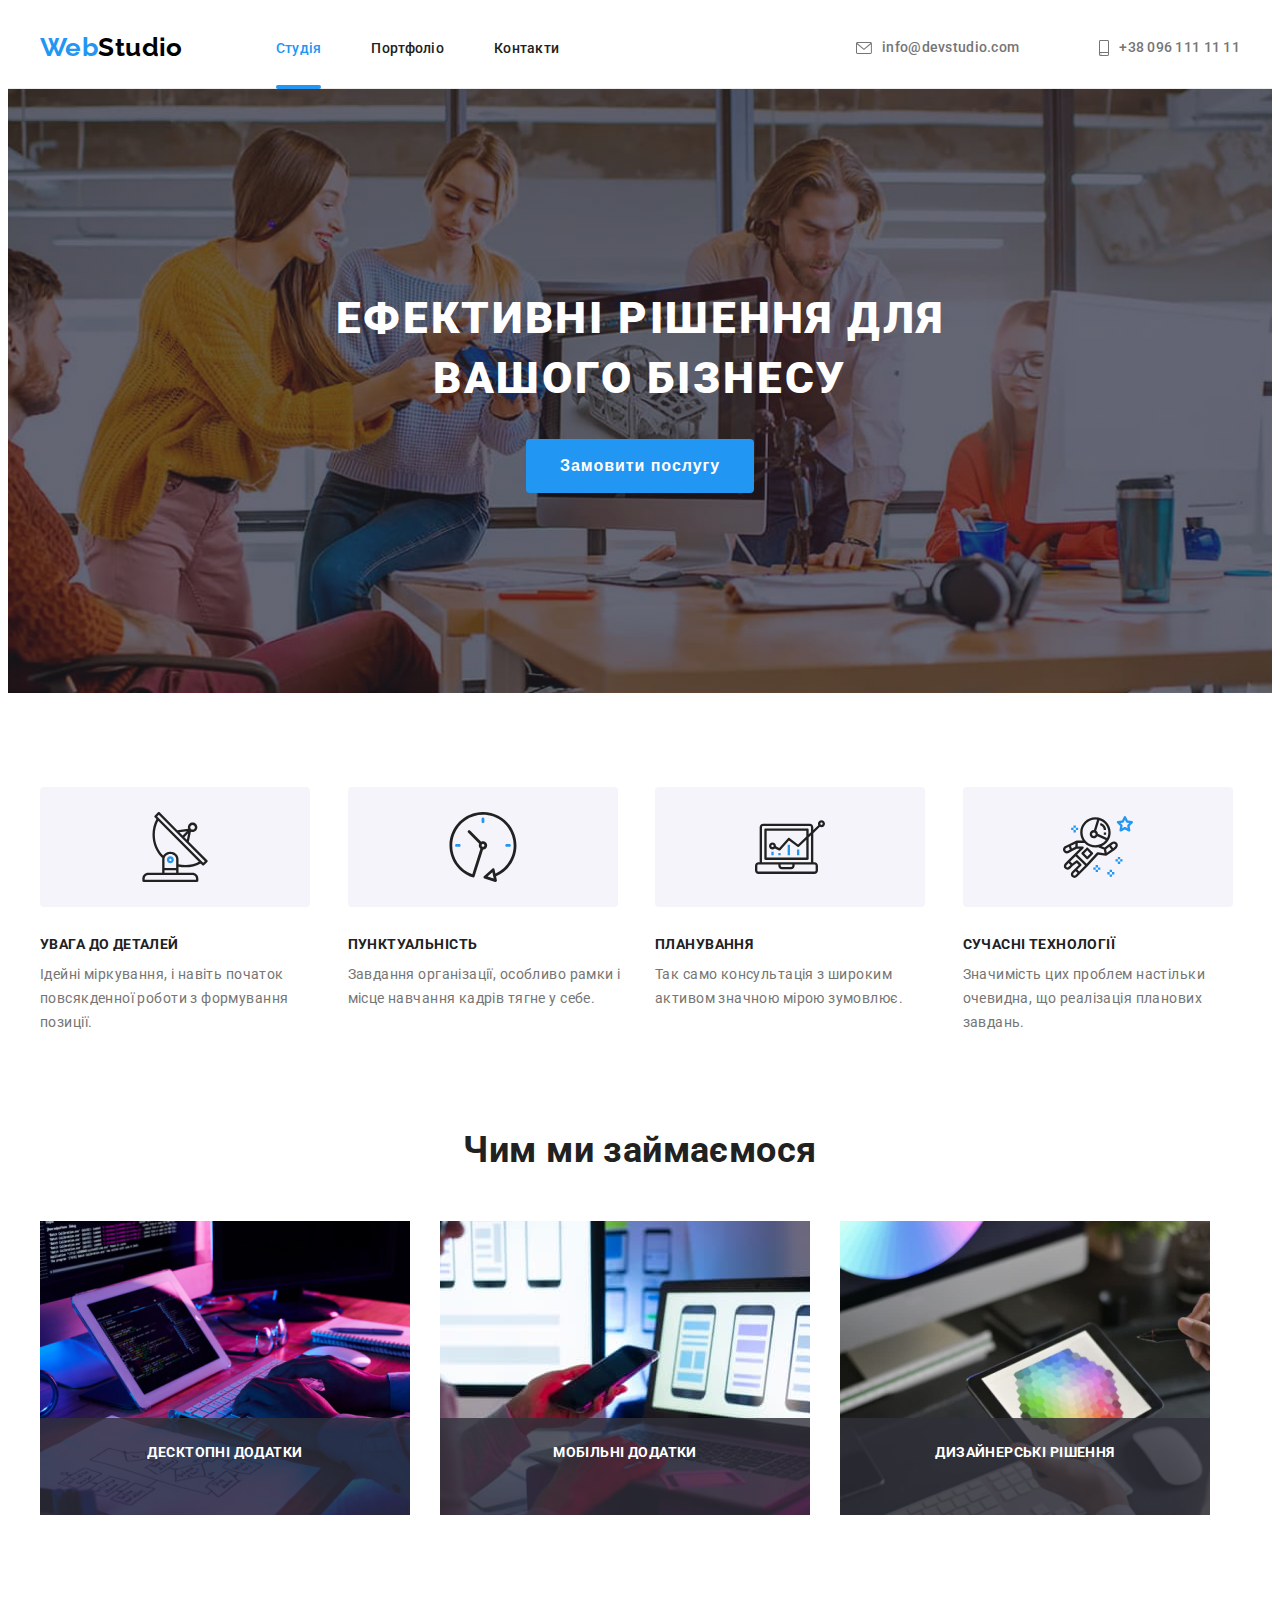
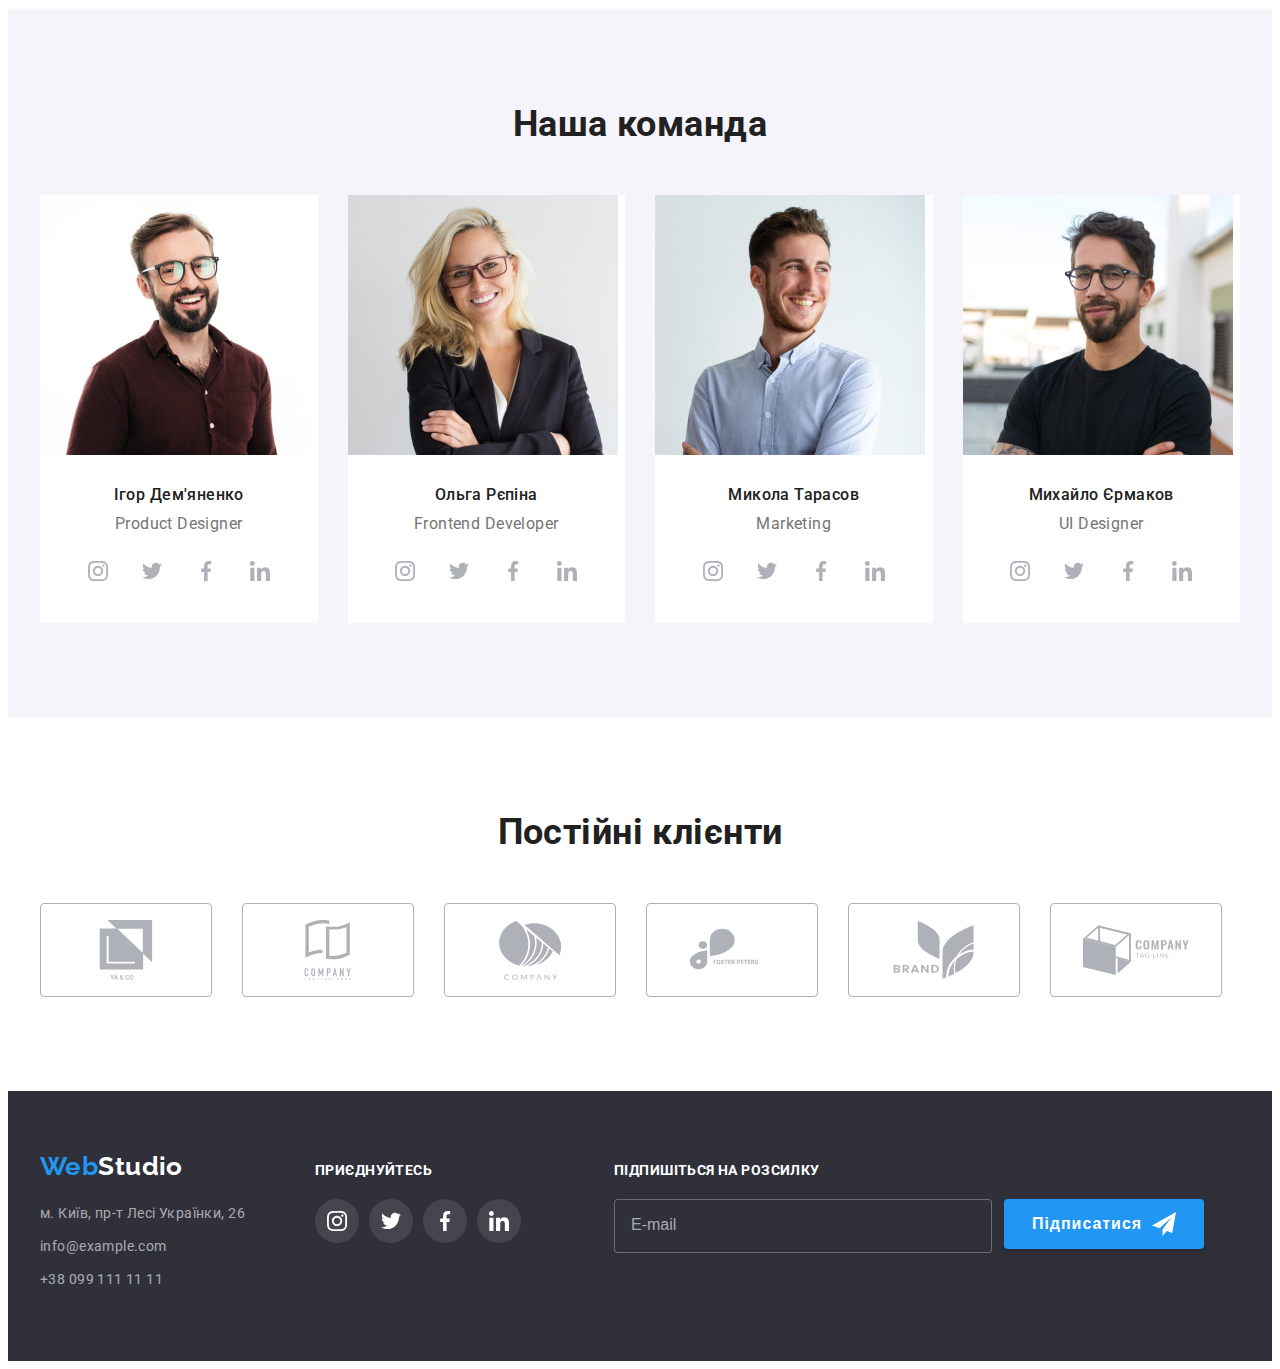
<file: index.html>
<!DOCTYPE html>
<html lang="uk">
  <head>
    <meta charset="UTF-8" />
    <meta http-equiv="X-UA-Compatible" content="IE=edge" />
    <meta name="viewport" content="width=device-width, initial-scale=1.0" />
    <title>Web-studio</title>
    <link rel="preconnect" href="https://fonts.googleapis.com" />
    <link rel="preconnect" href="https://fonts.gstatic.com" crossorigin />
    <link
      href="https://fonts.googleapis.com/css2?family=Raleway:wght@700&family=Roboto:wght@400;500;700;900&display=swap"
      rel="stylesheet"
    />
    <link
      rel="stylesheet"
      href="https://cdnjs.cloudflare.com/ajax/libs/modern-normalize/1.1.0/modern-normalize.min.css"
      integrity="sha512-wpPYUAdjBVSE4KJnH1VR1HeZfpl1ub8YT/NKx4PuQ5NmX2tKuGu6U/JRp5y+Y8XG2tV+wKQpNHVUX03MfMFn9Q=="
      crossorigin="anonymous"
      referrerpolicy="no-referrer"
    />
    <link rel="stylesheet" href="./css/styles.css" />
  </head>

  <body>
    <header class="page-header">
      <div class="container header-wrap">
        <nav class="page-nav">
          <a class="link link-logo" href="./index.html" lang="en"
            >Web<span class="link-logo-wrap">Studio</span></a
          >

          <ul class="list-menu list">
            <li class="list-menu-item">
              <a class="link menu-link current" href="./index.html">Студія</a>
            </li>
            <li class="list-menu-item">
              <a class="link menu-link" href="./portfolio.html">Портфоліо</a>
            </li>
            <li class="list-menu-item">
              <a class="link menu-link" href="#">Контакти</a>
            </li>
          </ul>
        </nav>
        <ul class="list header-contacts">
          <li class="header-contacts-item">
            <a class="link menu-link-mail" href="mailto:info@devstudio.com">
              <svg class="header-contacts-icon" width="16" height="12">
                <use href="./images/symbol-defs.svg#icon-envelope"></use>
              </svg>
              info@devstudio.com</a
            >
          </li>
          <li class="header-contacts-item">
            <a class="link menu-link-tel" href="tel:+380961111111">
              <svg class="header-contacts-icon" width="10" height="16">
                <use href="./images/symbol-defs.svg#icon-smartphone"></use>
              </svg>
              +38 096 111 11 11</a
            >
          </li>
        </ul>
      </div>
    </header>

    <main>
      <!--Hero-->
      <section class="hero-section">
        <div class="container">
          <h1 class="hero-title">Ефективні рішення для вашого бізнесу</h1>
          <button class="modal-btn" data-modal-open type="button">
            Замовити послугу
          </button>
        </div>
        <div class="backdrop is-hidden" data-modal>
          <div class="window">
            <button type="button" class="window-btn" data-modal-close>
              <svg class="window-close" width="11" height="11">
                <use href="./images/symbol-defs.svg#icon-vector-close"></use>
              </svg>
            </button>
            <form class="window-form-field">
              <p class="form-field-title">
                Залиште свої дані, ми вам передзвонимо
              </p>
              <div class="form-field">
                <label for="name" class="form-label">Ім'я</label>
                <div class="input-wrap">
                  <input type="text" class="form-input" name="name" id="name" />
                  <svg class="form-icon" width="12" height="12">
                    <use href="./images/symbol-defs.svg#icon-man"></use>
                  </svg>
                </div>
              </div>

              <div class="form-field">
                <label for="tel" class="form-label">Телефон</label>
                <div class="input-wrap">
                  <input type="tel" class="form-input" name="tel" id="tel" />
                  <svg class="form-icon" width="13" height="13">
                    <use href="./images/symbol-defs.svg#icon-phone"></use>
                  </svg>
                </div>
              </div>

              <div class="form-field">
                <label for="mail" class="form-label">Пошта</label>
                <div class="input-wrap">
                  <input type="email" class="form-input" name="mail" id="mail" />
                  <svg class="form-icon" width="15" height="12">
                    <use href="./images/symbol-defs.svg#icon-envelope-b"></use>
                  </svg>
                </div>
              </div>

              <div class="form-field">
                <label for="comment" class="form-label">Коментар</label>
                <textarea
                  class="form-comment"
                  name="comment"
                  id="comment"
                  placeholder="Введіть текст"
                ></textarea>
              </div>

              <div class="comment-field">
                <input type="checkbox" class="input-check visually-hidden" name="policy" id="policy" value="true" />
                <label for="policy" class="policy-label"
                  > <span>
                    <svg class="check-icon" width="16" height="15">
                      <use href="./images/symbol-defs.svg#icon-check"></use>
                    </svg>
                  </span>
                  Погоджуюся з розсилкою та приймаю
                  <a class="policy-link" href="">Умови договору</a></label
                >
              </div>

              <button type="submit" class="form-btn">Відправити</button>
            </form>
          </div>
        </div>
      </section>

      <!--Особливості-->

      <section class="about">
        <div class="container">
          <h2 hidden>Особливості</h2>

          <ul class="list hidden-section">
            <li class="hidden-section-item">
              <div class="hidden-section-block">
                <svg class="hidden-section-icon" width="70" height="70">
                  <use href="./images/symbol-defs.svg#icon-antenna"></use>
                </svg>
              </div>
              <h3 class="hidden-section-item-title">Увага до деталей</h3>
              <p class="section-description">
                Ідейні міркування, і навіть початок повсякденної роботи з
                формування позиції.
              </p>
            </li>

            <li class="hidden-section-item">
              <div class="hidden-section-block">
                <svg class="hidden-section-icon" width="70" height="70">
                  <use href="./images/symbol-defs.svg#icon-clock"></use>
                </svg>
              </div>
              <h3 class="hidden-section-item-title">Пунктуальність</h3>
              <p class="section-description">
                Завдання організації, особливо рамки і місце навчання кадрів
                тягне у себе.
              </p>
            </li>

            <li class="hidden-section-item">
              <div class="hidden-section-block">
                <svg class="hidden-section-icon" width="70" height="70">
                  <use href="./images/symbol-defs.svg#icon-diagram"></use>
                </svg>
              </div>
              <h3 class="hidden-section-item-title">Планування</h3>
              <p class="section-description">
                Так само консультація з широким активом значною мірою зумовлює.
              </p>
            </li>

            <li class="hidden-section-item">
              <div class="hidden-section-block">
                <svg class="hidden-section-icon" width="70" height="70">
                  <use href="./images/symbol-defs.svg#icon-astronaut"></use>
                </svg>
              </div>
              <h3 class="hidden-section-item-title">Сучасні технології</h3>
              <p class="section-description">
                Значимість цих проблем настільки очевидна, що реалізація
                планових завдань.
              </p>
            </li>
          </ul>
        </div>
      </section>

      <!--Чим займаємося-->

      <section class="we-work">
        <div class="container">
          <h2 class="section-title">Чим ми займаємося</h2>

          <ul class="list section-title-list">
            <div class="img-one-wrap">
              <li>
                <img
                  src="./images/comp.jpg"
                  alt="Працівник за комп'ютером"
                  width="370"
                  height="294"
                />
                <div class="img-one-name-wrap">
                  <p class="img-name">десктопні додатки</p>
                </div>
              </li>
            </div>

            <div class="img-two-wrap">
              <li>
                <img
                  src="./images/phone.jpg"
                  alt="Працівник з телефоном"
                  width="370"
                  height="294"
                />
                <div class="img-two-name-wrap">
                  <p class="img-name">мобільні додатки</p>
                </div>
              </li>
            </div>

            <div class="img-three-wrap">
              <li>
                <img
                  src="./images/tablet.jpg"
                  alt="Працівник з планшетом"
                  width="370"
                  height="294"
                />
                <div class="img-three-name-wrap">
                  <p class="img-name">дизайнерські рішення</p>
                </div>
              </li>
            </div>
          </ul>
        </div>
      </section>

      <!--Команда-->

      <section class="team">
        <div class="container">
          <h2 class="section-title">Наша команда</h2>

          <ul class="list team-section-list">
            <li class="list-item">
              <img
                src="./images/team-card-1.jpg"
                alt="Ігор Дем'яненко"
                width="270"
                height="260"
              />
              <div class="team-section-list-wrapper-one">
                <h3 class="employee-name">Ігор Дем'яненко</h3>
                <p class="employee-position" lang="en">Product Designer</p>
              </div>
              <ul class="list empoyee-social-links">
                <li>
                  <a class="social-link-item" href="">
                    <svg class="social-link-icon" width="20" height="20">
                      <use href="./images/symbol-defs.svg#icon-instagram"></use>
                    </svg>
                  </a>
                </li>
                <li>
                  <a class="social-link-item" href="">
                    <svg class="social-link-icon" width="20" height="20">
                      <use href="./images/symbol-defs.svg#icon-twitter"></use>
                    </svg>
                  </a>
                </li>
                <li>
                  <a class="social-link-item" href="">
                    <svg class="social-link-icon" width="20" height="20">
                      <use href="./images/symbol-defs.svg#icon-facebook"></use>
                    </svg>
                  </a>
                </li>
                <li>
                  <a class="social-link-item" href="">
                    <svg class="social-link-icon" width="20" height="20">
                      <use href="./images/symbol-defs.svg#icon-linkedin"></use>
                    </svg>
                  </a>
                </li>
              </ul>
            </li>

            <li class="list-item">
              <img
                src="./images/team-card-2.jpg"
                alt="Ольга Рєпіна"
                width="270"
                height="260"
              />
              <div class="team-section-list-wrapper-two">
                <h3 class="employee-name">Ольга Рєпіна</h3>
                <p class="employee-position" lang="en">Frontend Developer</p>
              </div>
              <ul class="list empoyee-social-links">
                <li>
                  <a class="social-link-item" href="">
                    <svg class="social-link-icon" width="20" height="20">
                      <use href="./images/symbol-defs.svg#icon-instagram"></use>
                    </svg>
                  </a>
                </li>
                <li>
                  <a class="social-link-item" href="">
                    <svg class="social-link-icon" width="20" height="20">
                      <use href="./images/symbol-defs.svg#icon-twitter"></use>
                    </svg>
                  </a>
                </li>
                <li>
                  <a class="social-link-item" href="">
                    <svg class="social-link-icon" width="20" height="20">
                      <use href="./images/symbol-defs.svg#icon-facebook"></use>
                    </svg>
                  </a>
                </li>
                <li>
                  <a class="social-link-item" href="">
                    <svg class="social-link-icon" width="20" height="20">
                      <use href="./images/symbol-defs.svg#icon-linkedin"></use>
                    </svg>
                  </a>
                </li>
              </ul>
            </li>

            <li class="list-item">
              <img
                src="./images/team-card-3.jpg"
                alt="Микола Тарасов"
                width="270"
                height="260"
              />
              <div class="team-section-list-wrapper-four">
                <h3 class="employee-name">Микола Тарасов</h3>
                <p class="employee-position" lang="en">Marketing</p>
              </div>
              <ul class="list empoyee-social-links">
                <li>
                  <a class="social-link-item" href="">
                    <svg class="social-link-icon" width="20" height="20">
                      <use href="./images/symbol-defs.svg#icon-instagram"></use>
                    </svg>
                  </a>
                </li>
                <li>
                  <a class="social-link-item" href="">
                    <svg class="social-link-icon" width="20" height="20">
                      <use href="./images/symbol-defs.svg#icon-twitter"></use>
                    </svg>
                  </a>
                </li>
                <li>
                  <a class="social-link-item" href="">
                    <svg class="social-link-icon" width="20" height="20">
                      <use href="./images/symbol-defs.svg#icon-facebook"></use>
                    </svg>
                  </a>
                </li>
                <li>
                  <a class="social-link-item" href="">
                    <svg class="social-link-icon" width="20" height="20">
                      <use href="./images/symbol-defs.svg#icon-linkedin"></use>
                    </svg>
                  </a>
                </li>
              </ul>
            </li>

            <li class="list-item">
              <img
                src="./images/team-card-4.jpg"
                alt="Михайло Єрмаков"
                width="270"
                height="260"
              />
              <div class="team-section-list-wrapper-three">
                <h3 class="employee-name">Михайло Єрмаков</h3>
                <p class="employee-position" lang="en">UI Designer</p>
              </div>
              <ul class="list empoyee-social-links">
                <li>
                  <a class="social-link-item" href="">
                    <svg class="social-link-icon" width="20" height="20">
                      <use href="./images/symbol-defs.svg#icon-instagram"></use>
                    </svg>
                  </a>
                </li>
                <li>
                  <a class="social-link-item" href="">
                    <svg class="social-link-icon" width="20" height="20">
                      <use href="./images/symbol-defs.svg#icon-twitter"></use>
                    </svg>
                  </a>
                </li>
                <li>
                  <a class="social-link-item" href="">
                    <svg class="social-link-icon" width="20" height="20">
                      <use href="./images/symbol-defs.svg#icon-facebook"></use>
                    </svg>
                  </a>
                </li>
                <li>
                  <a class="social-link-item" href="">
                    <svg class="social-link-icon" width="20" height="20">
                      <use href="./images/symbol-defs.svg#icon-linkedin"></use>
                    </svg>
                  </a>
                </li>
              </ul>
            </li>
          </ul>
        </div>
      </section>

      <!--Постійні клієнти-->

      <section class="clients">
        <div class="container">
          <h2 class="section-title">Постійні клієнти</h2>
          <ul class="list clients-list">
            <li class="clients-list-item">
              <a class="clients-list-link" href="">
                <svg class="clients-list-icon" width="106" height="60">
                  <use href="./images/symbol-defs.svg#icon-company-one"></use>
                </svg>
              </a>
            </li>
            <li class="clients-list-item">
              <a class="clients-list-link" href="">
                <svg class="clients-list-icon" width="106" height="60">
                  <use href="./images/symbol-defs.svg#icon-company-two"></use>
                </svg>
              </a>
            </li>
            <li class="clients-list-item">
              <a class="clients-list-link" href="">
                <svg class="clients-list-icon" width="106" height="60">
                  <use href="./images/symbol-defs.svg#icon-company-three"></use>
                </svg>
              </a>
            </li>
            <li class="clients-list-item">
              <a class="clients-list-link" href="">
                <svg class="clients-list-icon" width="106" height="60">
                  <use href="./images/symbol-defs.svg#icon-company-four"></use>
                </svg>
              </a>
            </li>
            <li class="clients-list-item">
              <a class="clients-list-link" href="">
                <svg class="clients-list-icon" width="106" height="60">
                  <use href="./images/symbol-defs.svg#icon-company-five"></use>
                </svg>
              </a>
            </li>
            <li class="clients-list-item">
              <a class="clients-list-link" href="">
                <svg class="clients-list-icon" width="106" height="60">
                  <use href="./images/symbol-defs.svg#icon-company-six"></use>
                </svg>
              </a>
            </li>
          </ul>
        </div>
      </section>
    </main>

    <footer class="footer-section">
      <!--Контакти-->
      <div class="footer-container">
        <div class="address-wrap">
          <a class="link link-logo footer-logo" href="./index.html" lang="en"
            >Web<span class="link-logo-wrap-footer">Studio</span></a
          >

          <address class="footer-address">
            <ul class="list">
              <li class="footer-list-item">
                <a
                  class="link menu-link-footer firm-address"
                  href="https://goo.gl/maps/1NvSNUqXWr73BQwe9"
                  target="_blank"
                  rel="noopener noreferrer nofollow"
                >
                  м. Київ, пр-т Лесі Українки, 26</a
                >
              </li>

              <li class="footer-list-item">
                <a class="link menu-link-footer" href="mailto:info@example.com"
                  >info@example.com</a
                >
              </li>
              <li class="footer-list-item">
                <a class="link menu-link-footer" href="tel:+380991111111"
                  >+38 099 111 11 11</a
                >
              </li>
            </ul>
          </address>
        </div>

        <div class="social-links-wrap">
          <p class="footer-title">приєднуйтесь</p>

          <ul class="list footer-social-list">
            <li class="footer-social-item">
              <a class="footer-social-link" href="">
                <svg class="footer-social-link-icon" width="20" height="20">
                  <use href="./images/symbol-defs.svg#icon-instagram"></use>
                </svg>
              </a>
            </li>
            <li class="footer-social-item">
              <a class="footer-social-link" href="">
                <svg class="footer-social-link-icon" width="20" height="20">
                  <use href="./images/symbol-defs.svg#icon-twitter"></use>
                </svg>
              </a>
            </li>
            <li class="footer-social-item">
              <a class="footer-social-link" href="">
                <svg class="footer-social-link-icon" width="20" height="20">
                  <use href="./images/symbol-defs.svg#icon-facebook"></use>
                </svg>
              </a>
            </li>
            <li class="footer-social-item">
              <a class="footer-social-link" href="">
                <svg class="footer-social-link-icon" width="20" height="20">
                  <use href="./images/symbol-defs.svg#icon-linkedin"></use>
                </svg>
              </a>
            </li>
          </ul>
        </div>
        <div class="footer-mailing-list">
          <p class="footer-title">підпишіться на розсилку</p>
          <form class="footer-form">
            <input
              class="mail-address"
              type="email"
              name="mail"
              placeholder="E-mail"
            />
            <button class="footer-btn" type="submit">
              Підписатися
              <svg class="footer-mail-icon" width="24" height="24">
                <use href="./images/symbol-defs.svg#icon-send"></use>
              </svg>
            </button>
          </form>
        </div>
      </div>
    </footer>
    <script src="./js/modal.js"></script>
  </body>
</html>
</file>
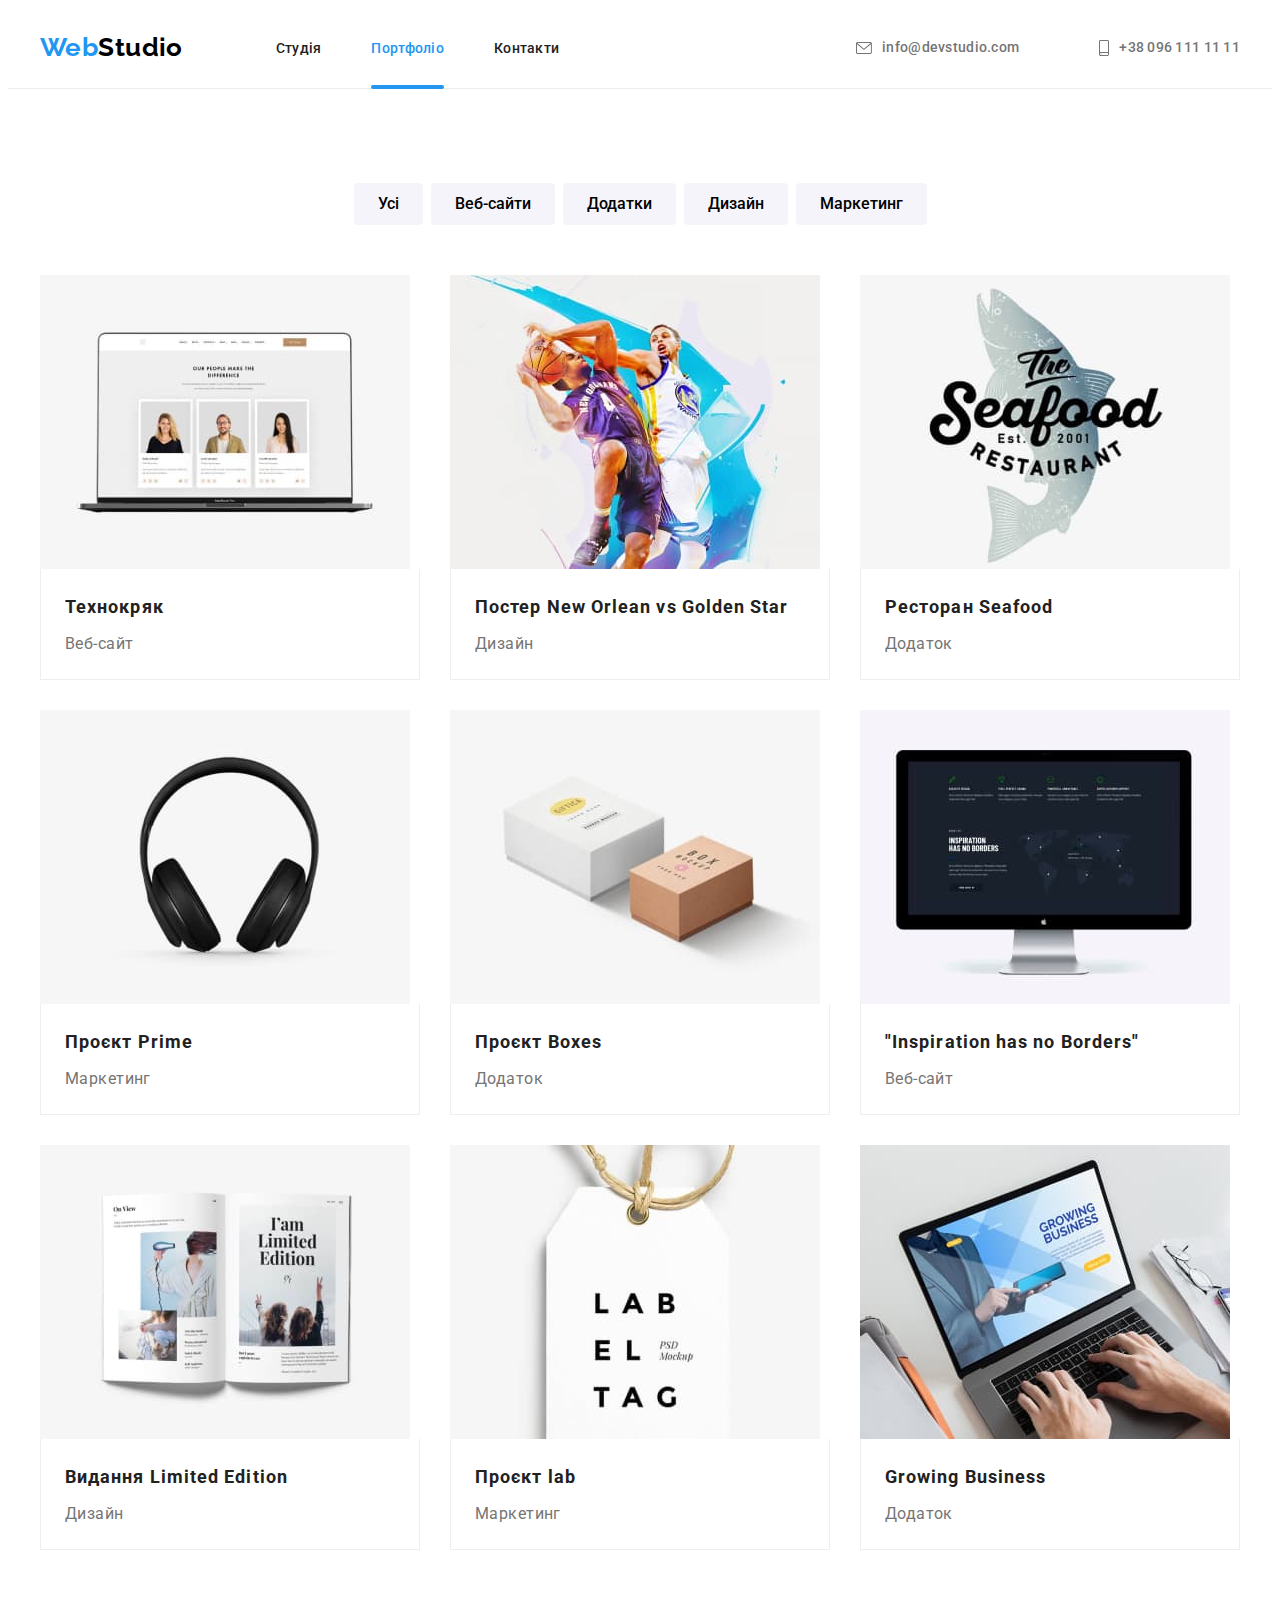
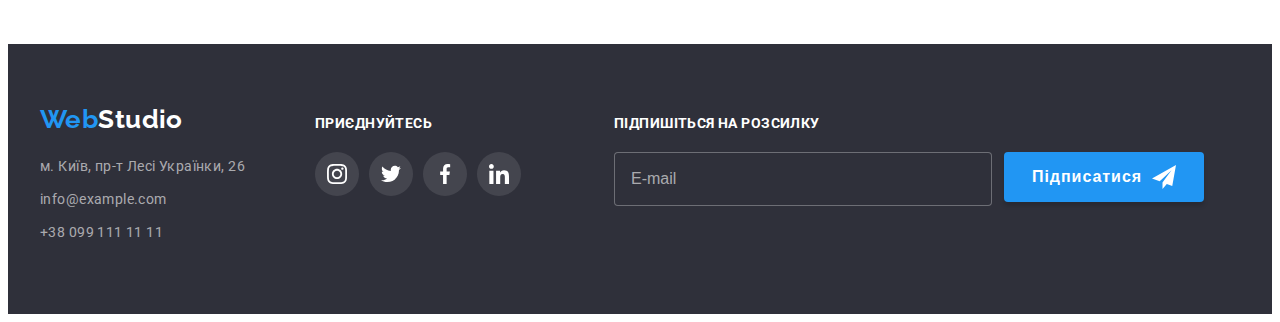
<file: portfolio.html>
<!DOCTYPE html>
<html lang="uk">
  <head>
    <meta charset="UTF-8" />
    <meta http-equiv="X-UA-Compatible" content="IE=edge" />
    <meta name="viewport" content="width=device-width, initial-scale=1.0" />
    <title>Portfolio</title>
    <link rel="preconnect" href="https://fonts.googleapis.com" />
    <link rel="preconnect" href="https://fonts.gstatic.com" crossorigin />
    <link
      href="https://fonts.googleapis.com/css2?family=Raleway:wght@700&family=Roboto:wght@400;500;700;900&display=swap"
      rel="stylesheet"
    />
    <link
      rel="stylesheet"
      href="https://cdnjs.cloudflare.com/ajax/libs/modern-normalize/1.1.0/modern-normalize.min.css"
      integrity="sha512-wpPYUAdjBVSE4KJnH1VR1HeZfpl1ub8YT/NKx4PuQ5NmX2tKuGu6U/JRp5y+Y8XG2tV+wKQpNHVUX03MfMFn9Q=="
      crossorigin="anonymous"
      referrerpolicy="no-referrer"
    />
    <link rel="stylesheet" href="./css/styles.css" />
  </head>

  <body>
    <header class="page-header">
      <div class="container header-wrap">
        <nav class="page-nav">
          <a class="link link-logo" href="./index.html" lang="en"
            >Web<span class="link-logo-wrap">Studio</span></a
          >

          <ul class="list-menu list">
            <li class="list-menu-item">
              <a class="link menu-link" href="./index.html">Студія</a>
            </li>
            <li class="list-menu-item">
              <a class="link menu-link current" href="./portfolio.html"
                >Портфоліо</a
              >
            </li>
            <li class="list-menu-item">
              <a class="link menu-link" href="#">Контакти</a>
            </li>
          </ul>
        </nav>
        <ul class="list header-contacts">
          <li class="header-contacts-item">
            <a class="link menu-link-mail" href="mailto:info@devstudio.com">
              <svg class="header-contacts-icon" width="16" height="12">
                <use href="./images/symbol-defs.svg#icon-envelope"></use>
              </svg>
              info@devstudio.com</a
            >
          </li>
          <li class="header-contacts-item">
            <a class="link menu-link-tel" href="tel:+380961111111">
              <svg class="header-contacts-icon" width="10" height="16">
                <use href="./images/symbol-defs.svg#icon-smartphone"></use>
              </svg>
              +38 096 111 11 11</a
            >
          </li>
        </ul>
      </div>
    </header>

    <main>
      <section class="portfolio">
        <div class="container">
          <h1 hidden>Портфоліо</h1>
          <ul class="list btn-list">
            <li><button class="portfolio-btn" type="button">Усі</button></li>
            <li>
              <button class="portfolio-btn" type="button">Веб-сайти</button>
            </li>
            <li>
              <button class="portfolio-btn" type="button">Додатки</button>
            </li>
            <li><button class="portfolio-btn" type="button">Дизайн</button></li>
            <li>
              <button class="portfolio-btn" type="button">Маркетинг</button>
            </li>
          </ul>

          <ul class="list portfolio-list">
            <li class="portfolio-list-item">
              <a class="link portfolio-link" href="#">
                <div class="img-wrap">
                  <img
                    src="./images/screen.jpg"
                    alt="Фото на екрані"
                    width="370"
                    height="294"
                  />
                  <p class="img-top-text">
                    Ресурс пропонує комплексні пропозиції з різним рівнем
                    функціоналу та сервісів. Все це дозволить відвідувачу
                    отримати вичерпні відомості про компанію чи приватну особу.
                  </p>
                </div>
                <div class="portfolio-wrap">
                  <h2 class="portfolio-list-title">Технокряк</h2>
                  <p class="portfolio-list-description">Веб-сайт</p>
                </div>
              </a>
            </li>
            <li class="portfolio-list-item">
              <a class="link portfolio-link" href="#">
                <div class="img-wrap">
                  <img
                    src="./images/basketball.jpg"
                    alt="Баскетбол"
                    width="370"
                    height="294"
                  />
                  <p class="img-top-text">
                    Ресурс пропонує комплексні пропозиції з різним рівнем
                    функціоналу та сервісів. Все це дозволить відвідувачу
                    отримати вичерпні відомості про компанію чи приватну особу.
                  </p>
                </div>
                <div class="portfolio-wrap">
                  <h2 class="portfolio-list-title">
                    Постер <span lang="en">New Orlean vs Golden Star</span>
                  </h2>
                  <p class="portfolio-list-description">Дизайн</p>
                </div>
              </a>
            </li>
            <li class="portfolio-list-item">
              <a class="link portfolio-link" href="#">
                <div class="img-wrap">
                <img
                  src="./images/logo.jpg"
                  alt="Логотип"
                  width="370"
                  height="294"
                />
                <p class="img-top-text">
                  Ресурс пропонує комплексні пропозиції з різним рівнем
                  функціоналу та сервісів. Все це дозволить відвідувачу
                  отримати вичерпні відомості про компанію чи приватну особу.
                </p>
              </div>
                <div class="portfolio-wrap">
                  <h2 class="portfolio-list-title">
                    Ресторан <span lang="en">Seafood</span>
                  </h2>
                  <p class="portfolio-list-description">Додаток</p>
                </div>
              </a>
            </li>
            <li class="portfolio-list-item">
              <a class="link portfolio-link" href="#">
                <div class="img-wrap">
                <img
                  src="./images/headphone.jpg"
                  alt="Навушники"
                  width="370"
                  height="294"
                />
                <p class="img-top-text">
                  Ресурс пропонує комплексні пропозиції з різним рівнем
                  функціоналу та сервісів. Все це дозволить відвідувачу
                  отримати вичерпні відомості про компанію чи приватну особу.
                </p>
              </div>
                <div class="portfolio-wrap">
                  <h2 class="portfolio-list-title">
                    Проєкт <span lang="en">Prime</span>
                  </h2>
                  <p class="portfolio-list-description">Маркетинг</p>
                </div>
              </a>
            </li>
            <li class="portfolio-list-item">
              <a class="link portfolio-link" href="#">
                <div class="img-wrap">
                <img
                  src="./images/boxes.jpg"
                  alt="Коробки"
                  width="370"
                  height="294"
                />
                <p class="img-top-text">
                  Ресурс пропонує комплексні пропозиції з різним рівнем
                  функціоналу та сервісів. Все це дозволить відвідувачу
                  отримати вичерпні відомості про компанію чи приватну особу.
                </p>
              </div>
                <div class="portfolio-wrap">
                  <h2 class="portfolio-list-title">
                    Проєкт <span lang="en">Boxes</span>
                  </h2>
                  <p class="portfolio-list-description">Додаток</p>
                </div>
              </a>
            </li>
            <li class="portfolio-list-item">
              <a class="link portfolio-link" href="#">
                <div class="img-wrap">
                <img
                  src="./images/monitor.jpg"
                  alt="Монітор"
                  width="370"
                  height="294"
                />
                <p class="img-top-text">
                  Ресурс пропонує комплексні пропозиції з різним рівнем
                  функціоналу та сервісів. Все це дозволить відвідувачу
                  отримати вичерпні відомості про компанію чи приватну особу.
                </p>
              </div>
                <div class="portfolio-wrap">
                  <h2 class="portfolio-list-title" lang="en">
                    "Inspiration has no Borders"
                  </h2>
                  <p class="portfolio-list-description">Веб-сайт</p>
                </div>
              </a>
            </li>
            <li class="portfolio-list-item">
              <a class="link portfolio-link" href="#">
                <div class="img-wrap">
                <img
                  src="./images/journal.jpg"
                  alt="Журнал"
                  width="370"
                  height="294"
                />
                <p class="img-top-text">
                  Ресурс пропонує комплексні пропозиції з різним рівнем
                  функціоналу та сервісів. Все це дозволить відвідувачу
                  отримати вичерпні відомості про компанію чи приватну особу.
                </p>
              </div>
                <div class="portfolio-wrap">
                  <h2 class="portfolio-list-title">
                    Видання <span lang="en">Limited Edition</span>
                  </h2>
                  <p class="portfolio-list-description">Дизайн</p>
                </div>
              </a>
            </li>
            <li class="portfolio-list-item">
              <a class="link portfolio-link" href="#">
                <div class="img-wrap">
                <img
                  src="./images/lable.jpg"
                  alt="Лейбл"
                  width="370"
                  height="294"
                />
                <p class="img-top-text">
                  Ресурс пропонує комплексні пропозиції з різним рівнем
                  функціоналу та сервісів. Все це дозволить відвідувачу
                  отримати вичерпні відомості про компанію чи приватну особу.
                </p>
              </div>
                <div class="portfolio-wrap">
                  <h2 class="portfolio-list-title">
                    Проєкт <span lang="en">lab</span>
                  </h2>
                  <p class="portfolio-list-description">Маркетинг</p>
                </div>
              </a>
            </li>
            <li class="portfolio-list-item">
              <a class="link portfolio-link" href="#">
                <div class="img-wrap">
                <img
                  src="./images/notebook.jpg"
                  alt="Ноутбук"
                  width="370"
                  height="294"
                />
                <p class="img-top-text">
                  Ресурс пропонує комплексні пропозиції з різним рівнем
                  функціоналу та сервісів. Все це дозволить відвідувачу
                  отримати вичерпні відомості про компанію чи приватну особу.
                </p>
              </div>
                <div class="portfolio-wrap">
                  <h2 class="portfolio-list-title" lang="en">
                    Growing Business
                  </h2>
                  <p class="portfolio-list-description">Додаток</p>
                </div>
              </a>
            </li>
          </ul>
        </div>
      </section>
    </main>

    <footer class="footer-section">
      <!--Контакти-->
      <div class="footer-container">
        <div class="address-wrap">
          <a class="link link-logo footer-logo" href="./index.html" lang="en"
            >Web<span class="link-logo-wrap-footer">Studio</span></a
          >

          <address class="footer-address">
            <ul class="list">
              <li class="footer-list-item">
                <a
                  class="link menu-link-footer firm-address"
                  href="https://goo.gl/maps/1NvSNUqXWr73BQwe9"
                  target="_blank"
                  rel="noopener noreferrer nofollow"
                >
                  м. Київ, пр-т Лесі Українки, 26</a
                >
              </li>

              <li class="footer-list-item">
                <a class="link menu-link-footer" href="mailto:info@example.com"
                  >info@example.com</a
                >
              </li>
              <li class="footer-list-item">
                <a class="link menu-link-footer" href="tel:+380991111111"
                  >+38 099 111 11 11</a
                >
              </li>
            </ul>
          </address>
        </div>

        <div class="social-links-wrap">
          <p class="footer-title">приєднуйтесь</p>

          <ul class="list footer-social-list">
            <li class="footer-social-item">
              <a class="footer-social-link" href="">
                <svg class="footer-social-link-icon" width="20" height="20">
                  <use href="./images/symbol-defs.svg#icon-instagram"></use>
                </svg>
              </a>
            </li>
            <li class="footer-social-item">
              <a class="footer-social-link" href="">
                <svg class="footer-social-link-icon" width="20" height="20">
                  <use href="./images/symbol-defs.svg#icon-twitter"></use>
                </svg>
              </a>
            </li>
            <li class="footer-social-item">
              <a class="footer-social-link" href="">
                <svg class="footer-social-link-icon" width="20" height="20">
                  <use href="./images/symbol-defs.svg#icon-facebook"></use>
                </svg>
              </a>
            </li>
            <li class="footer-social-item">
              <a class="footer-social-link" href="">
                <svg class="footer-social-link-icon" width="20" height="20">
                  <use href="./images/symbol-defs.svg#icon-linkedin"></use>
                </svg>
              </a>
            </li>
          </ul>
        </div>
        <div class="footer-mailing-list">
          <p class="footer-title">підпишіться на розсилку</p>
          <form class="footer-form">
            <input
              class="mail-address"
              type="email"
              name="mail"
              placeholder="E-mail"
            />
            <button class="footer-btn" type="submit">
              Підписатися
              <svg class="footer-mail-icon" width="24" height="24">
                <use href="./images/symbol-defs.svg#icon-send"></use>
              </svg>
            </button>
          </form>
        </div>
      </div>
    </footer>
  </body>
</html>
</file>
<file: css/styles.css>
:root {
  --text-color-secondary: #757575;
  --accent-color: #2196f3;
  --background-color: #2f303a;
  --logo-wrap-color: #000000;
  --text-color-primary: #ffffff;
  --main-text-color: #212121;
  --background-color-primary: #f5f5f5;
  --btn-hover-focus-accent: #188ce8;
  --btn-background-color: #2196f3;
  --portfolio-btn-bgc: #f5f4fa;
  --footer-text-color: rgba(255, 255, 255, 0.6);
}

p, h1, h2, h3, h4, h5, h6 {
  margin: 0;
}

ul, ol {
  margin: 0;
  padding-left: 0;
}

img {
  display: block;
  max-width: 100%;
  height: auto;
}

body {
  font-family: "Roboto", sans-serif;
  color: var(--main-text-color);
  font-size: 14px;
  letter-spacing: 0.03em;
  background-color: var(--text-color-primary);
}

.link {
  text-decoration: none;
}

.list {
  list-style: none;
}

.container {
  width: 1200px;
  padding-left: 15px;
  padding-right: 15px;
  margin: 0 auto;
}

.visually-hidden {
  position: absolute;
  white-space: nowrap;
  width: 1px;
  height: 1px;
  overflow: hidden;
  border: 0;
  padding: 0;
  clip: rect(0 0 0 0);
  clip-path: inset(50%);
  margin: -1px;
}

.link-logo.current {
  color: var(--accent-color);
}

.menu-link.current {
  color: var(--accent-color);
  position: relative;
}

.menu-link.current::after {
content: '';
position: absolute;
bottom: -1px;
display: flex;
width: 100%;
height: 4px;
background-color: var(--accent-color);
border-radius: 2px;
}

button {
  cursor: pointer;
}

.page-header {
  border-bottom: 1px solid #ececec;
}

.header-wrap {
  display: flex;
}

.link-logo {
  font-family: "Raleway", sans-serif;
  font-weight: 700;
  font-size: 26px;
  line-height: 1.19;
  color: var(--accent-color);
  padding-top: 24px;
  padding-bottom: 25px;
  margin-right: 93px;
}

.link-logo-wrap {
  color: var(--logo-wrap-color);
}

.link-logo-wrap-footer {
  color: var(--text-color-primary);
}

.page-nav {
  display: flex;
  align-items: center;
}

.list-menu {
  display: flex;
  align-items: center;
  gap: 50px;
}

.header-contacts {
  display: flex;
  align-items: center;
  margin-left: auto;
  gap: 50px;
}

.menu-link {
  font-weight: 500;
  line-height: 1.14;
  letter-spacing: 0.02em;
  color: var(--main-text-color);
  padding-top: 32px;
  padding-bottom: 32px;
  transition: color 250ms cubic-bezier(0.4, 0, 0.2, 1);
}

.menu-link:hover,
.menu-link:focus {
  color: var(--accent-color);
}

.menu-link-mail,
.menu-link-tel {
  font-weight: 500;
  line-height: 1.14;
  letter-spacing: 0.02em;
  color: var(--text-color-secondary);
  padding-top: 32px;
  padding-bottom: 32px;
  display: flex;
  align-items: center;
  transition: color 250ms cubic-bezier(0.4, 0, 0.2, 1) fill 250ms cubic-bezier(0.4, 0, 0.2, 1);
}

.menu-link-mail {
  margin-right: 30px;
}

.menu-link-footer:hover,
.menu-link-footer:focus {
  color: var(--accent-color);
}

.menu-link-mail:hover,
.menu-link-mail:focus {
  fill: var(--accent-color);
  color: var(--accent-color);
  cursor: pointer;
}

.menu-link-tel:hover,
.menu-link-tel:focus {
  color: var(--accent-color);
  fill: var(--accent-color);
  cursor: pointer;
}

.header-contacts-item {
  display: flex;
  align-items: center;
  justify-content: center;
}

.header-contacts-icon {
  fill: currentColor;
  margin-right: 10px;
}

.hero-section,
.footer-section {
  background-color: var(--background-color);
}

.hero-section {
  padding: 200px 0;
  justify-content: center;
  background-image: linear-gradient(rgba(47, 48, 58, 0.4), rgba(47, 48, 58, 0.4)), url(../images/header-bg.jpg);
  background-repeat: no-repeat;
  background-position: center;
  background-size: cover;
  max-width: 1600px;
  margin: 0 auto;
}

.hero-title {
  font-weight: 900;
  font-size: 44px;
  line-height: 1.36;
  letter-spacing: 0.06em;
  text-transform: uppercase;
  text-align: center;
  color: var(--text-color-primary);
  max-width: 696px;
  margin: 0 auto 30px;
}

.modal-btn {
  font-weight: 700;
  font-size: 16px;
  line-height: 1.88;
  display: flex;
  align-items: center;
  text-align: center;
  letter-spacing: 0.06em;
  color: var(--text-color-primary);
  border-color: transparent;
  border-radius: 4px;
  background-color: var(--btn-background-color);
  margin: 0 auto;
  display: block;
  padding: 10px 32px;
  transition: background-color 250ms cubic-bezier(0.4, 0, 0.2, 1);
}

.modal-btn:hover,
.modal-btn:focus {
  background-color: var(--btn-hover-focus-accent);
}

.about {
  padding: 94px 0;
}

.hidden-section {
  display: flex;
  gap: 30px;
}
.hidden-section-item {
  flex-basis: calc((100% - 90px) / 4);
}

.hidden-section-icon {
margin: 25px 100px;
}
 
.hidden-section-item-title {
  font-weight: 700;
  font-size: 14px;
  line-height: 1.14;
  text-transform: uppercase;
  margin-bottom: 10px;
}

.section-description {
  line-height: 1.71;
  color: var(--text-color-secondary);
}

.hidden-section-block {
width: 270px;
height: 120px;
background-color: #f5f4fA;
border-radius: 4px;
margin-bottom: 30px;
}

.we-work {
  padding-bottom: 94px;
}

.section-title {
  font-weight: 700;
  font-size: 36px;
  line-height: 1.17;
  text-align: center;
  margin-bottom: 50px;
}

.section-title-list {
  display: flex;
  gap: 30px;
  min-width: 370px;
  flex-basis: calc(100% / 3 - 30px);
}

.img-one-wrap {
  position: relative;
}

.img-one-name-wrap {
  position: absolute;
  text-align: center;
  padding-top: 27px;
  bottom: 0;
  width: 370px;
  height: 70px;
  background-color: rgba(47, 48, 58, 0.8);;
}

.img-two-wrap {
  position: relative;
}

.img-two-name-wrap {
  position: absolute;
  text-align: center;
  padding-top: 27px;
  bottom: 0;
  width: 370px;
  height: 70px;
  background-color: rgba(47, 48, 58, 0.8);;
}

.img-three-wrap {
  position: relative;
}

.img-three-name-wrap {
  position: absolute;
  text-align: center;
  padding-top: 27px;
  bottom: 0;
  width: 370px;
  height: 70px;
  background-color: rgba(47, 48, 58, 0.8);;  
}

.img-name {
font-weight: 700;
line-height: 1.14;
text-transform: uppercase;
color: var(--text-color-primary);
}

.team {
  background-color: #f5f4fa;
  padding: 94px 0;
}

.team-section-list {
  display: flex;
  gap: 30px;
}

.list-item {
  background-color: #ffffff;
  flex-basis: calc(100% - 90px / 4);
}

.employee-name {
  font-weight: 500;
  font-size: 16px;
  line-height: 1.19;
  text-align: center;
  margin-bottom: 10px;
}

.employee-position {
  font-size: 16px;
  line-height: 1.19;
  text-align: center;
  color: var(--text-color-secondary);
}

.team-section-list-wrapper-one {
padding: 30px 0;
text-align: center;
padding-bottom: 16px;
box-shadow: drop-shadow(0px 4px 4px rgba(0, 0, 0, 0.25));
}

.team-section-list-wrapper-two {
padding: 30px 0;
text-align: center;
padding-bottom: 16px;
box-shadow: drop-shadow(0px 4px 4px rgba(0, 0, 0, 0.25));
}

.team-section-list-wrapper-three {
  padding: 30px 0;
  text-align: center;
  padding-bottom: 16px;
  box-shadow: drop-shadow(0px 4px 4px rgba(0, 0, 0, 0.25));
}

.team-section-list-wrapper-four {
  padding: 30px 0;
  text-align: center;
  padding-bottom: 16px;
  box-shadow: drop-shadow(0px 4px 4px rgba(0, 0, 0, 0.25));
}

.empoyee-social-links {
  display: flex;
  justify-content: center;
  gap: 10px;
  padding-bottom: 30px;
}

.social-link-item {
 width: 44px;
 height: 44px;
 border-radius: 50%;
 display: flex;
 align-items: center;
 justify-content: center;
 transition: color 250ms cubic-bezier(0.4, 0, 0.2, 1);
}

.social-link-icon {
  fill: #afb1b8;
  transition: color 250ms cubic-bezier(0.4, 0, 0.2, 1);
}

.social-link-item:hover .social-link-icon,
.social-link-item:focus .social-link-icon {
  fill: var(--text-color-primary);
  cursor: pointer;
}

.social-link-item:hover,
.social-link-item:focus {
  background-color: var(--accent-color);
}

.clients {
  padding: 94px 0;
}

.clients-list-link {
  width: 170px;
  height: 92px;
  border: 1px solid #AFB1B8;
  border-radius: 4px;
  display: flex;
  align-items: center;
  justify-content: center;
  color: #AFB1B8;
  transition: color 250ms cubic-bezier(0.4, 0, 0.2, 1);
}

.clients-list {
  display: flex;
  gap: 30px;
}

.clients-list-icon {
  fill: currentColor;
}

.clients-list-link:hover,
.clients-list-link:focus {
 color: var(--accent-color);
 border-color:var(--accent-color);
}

.footer-section {
  padding-top: 60px;
  padding-bottom: 60px;
}

.footer-container {
  width: 1200px;
  padding-left: 15px;
  padding-right: 15px;
  margin: 0 auto;
  display: flex;
  align-items: baseline;
}

.address-wrap {
margin-right: 70px;
}

.footer-logo {
  display: inline-block;
  margin-bottom: 20px;
  padding: 0;
  margin-right: 0;
}

.firm-address {
  font-style: normal;
  line-height: 1.71;
  color: var(--text-color-primary);
  display: block;
}

.menu-link-footer {
  font-style: normal;
  line-height: 1.71;
  color: var(--footer-text-color);
  display: block;
  margin-bottom: 9px;
  transition: color 250ms cubic-bezier(0.4, 0, 0.2, 1);
}

.menu-link-footer:hover,
.menu-link-footer:focus {
  color: var(--accent-color);
}

.footer-list-item {
  margin-bottom: 9px;
}

.footer-list-item:last-child {
  margin-bottom: 0;
}

.social-links-wrap {
margin-right: 93px;
}

.footer-title {
font-weight: 700;
line-height: 1.14;
text-transform: uppercase;
color: var(--text-color-primary);
margin-bottom: 20px;
}

.footer-social-link {
 width: 44px;
 height: 44px;
 border-radius: 50%;
 display: flex;
 align-items: center;
 justify-content: center;
 background-color: rgba(255, 255, 255, 0.1);
 box-shadow: drop-shadow(0px 4px 4px rgba(0, 0, 0, 0.25));
 transition: color 250ms cubic-bezier(0.4, 0, 0.2, 1);
}

.footer-social-link-icon {
  fill: #ffffff;
}

.footer-social-list {
  display: flex;
  gap: 10px;
}

.footer-social-link:hover,
.footer-social-link:focus {
  background-color: var(--btn-background-color);
}

.footer-container {
  align-items: baseline;
}

.mail-address {
width: 358px;
height: 50px;
border: 1px solid rgba(255, 255, 255, 0.3);
border-radius: 4px;
margin-right: 12px;
background-color: var(--background-color);
padding-left: 16px;
}

.mail-address::placeholder {
font-weight: 400;
font-size: 16px;
line-height: 1.25;
color: rgba(255, 255, 255, 0.6);
}

.footer-btn {
font-weight: 700;
font-size: 16px;
line-height: 1.88;
letter-spacing: 0.06em;
color: var(--text-color-primary);
width: 200px;
height: 50px;
background-color: var(--accent-color);
box-shadow: 0px 4px 4px rgba(0, 0, 0, 0.15);
border-radius: 4px;
display: flex;
align-items: center;
justify-content: center;
text-align: center;
border-color: transparent;
}

.footer-mail-icon {
margin-left: 10px;
}

/* Портфоліо */

.portfolio {
  padding: 94px 0;
}

.btn-list {
  display: flex;
  gap: 8px;
  justify-content: center;
}

.portfolio-link {
  border-top: none;
  box-shadow: drop-shadow(0px 4px 4px rgba(0, 0, 0, 0.25));
}

.portfolio-list {
  display: flex;
  flex-wrap: wrap;
  gap: 30px;
  margin-top: 50px;
}

.portfolio-list-item {
  flex-basis: calc((100% - 60px) / 3);
  transition: color 250ms cubic-bezier(0.4, 0, 0.2, 1);
}

.portfolio-list-item:hover,
.portfolio-list-item:focus {
  box-shadow: 0px 1px 1px rgba(0, 0, 0, 0.12), 0px 4px 4px rgba(0, 0, 0, 0.06), 1px 4px 6px rgba(0, 0, 0, 0.16);
  cursor: pointer;
}

.portfolio-btn {
  font-family: "Roboto", sans-serif;
  font-weight: 500;
  font-size: 16px;
  line-height: 1.62;
  text-align: center;
  border-color: transparent;
  border-radius: 4px;
  background-color: var(--portfolio-btn-bgc);
  padding: 6px 22px;
  transition: color 250ms cubic-bezier(0.4, 0, 0.2, 1);
}

.portfolio-btn:hover,
.portfolio-btn:focus {
  color: var(--text-color-primary);
  background-color: var(--accent-color);
  box-shadow: 0px 3px 1px rgba(0, 0, 0, 0.1), 0px 1px 2px rgba(0, 0, 0, 0.08), 0px 2px 2px rgba(0, 0, 0, 0.12);
}

.portfolio-list-title {
  font-weight: 700;
  font-size: 18px;
  line-height: 2;
  letter-spacing: 0.06em;
  color: var(--main-text-color);
  margin-bottom: 4px;
}

.portfolio-list-description {
  font-size: 16px;
  line-height: 1.88;
  color: var(--text-color-secondary);
}

.portfolio-wrap {
  padding: 20px 24px;
  border: 1px solid #eeeeee;
  border-top: none;
}

.img-wrap {
  position: relative;
  overflow: hidden;
}

.img-top-text {
position: absolute;
bottom: 0;
font-weight: 400;
font-size: 18px;
line-height: 1.56;
color: var(--text-color-primary);
background-color:  rgba(33, 150, 243, 0.9);
height: 100%;
padding: 63px 24px;
transform: translateY(100%);
transition: transform 300ms linear;
}

.portfolio-link:hover .img-top-text {
  transform: translateY(0);
}

/* Модальне вікно  */

.backdrop {
position: fixed;
top: 0;
left: 0;
width: 100%;
height: 100%;
background-color: rgba(0, 0, 0, 0.2);
transition: opacity 300ms linear, visibility 300ms linear;
}

.window {
padding: 40px;
width: 528px;
height: 581px;
background: var(--text-color-primary);
box-shadow: 0px 1px 3px rgba(0, 0, 0, 0.12), 0px 1px 1px rgba(0, 0, 0, 0.14), 0px 2px 1px rgba(0, 0, 0, 0.2);
border-radius: 4px;
position: absolute;
top: 50%;
left: 50%;
transform: translate(-50%, -50%) scale(1);
transition: transform 300ms linear;
}

.backdrop.is-hidden .window {
  transform: translate (-50%, -50%) scale(0);
}

.window-btn {
width: 30px;
height: 30px;
background: var(--text-color-primary);
border: 1px solid rgba(0, 0, 0, 0.1);
border-radius: 50%;
background-color: transparent;
position: absolute;
top: 8px;
right: 8px;
display: flex;
align-items: center;
justify-content: center;
padding: 0;
cursor: pointer;
}

.window-close {
transition: fill 250ms cubic-bezier(0.4, 0, 0.2, 1);
}

.window-close:hover, 
.window-close:focus {
fill: var(--accent-color);
}

.is-hidden {
opacity: 0;
visibility: hidden;
pointer-events: none;
}

.window-form-field {
margin-left: auto;
margin-right: auto;
}

.form-field {
display: flex;
flex-direction: column;
margin-bottom: 10px;
}

.input-wrap {
position: relative;
}

.comment-field {
display: flex;
align-items: center;
justify-content: center;
margin-bottom: 20px;
}

.policy-link {
color: var(--accent-color);
}

.form-field-title {
font-weight: 700;
font-size: 20px;
line-height: 1.15;
text-align: center;
color: var(--main-text-color);
margin-bottom: 12px;
}

.form-label {
font-weight: 400;
font-size: 12px;
line-height: 1.16;
letter-spacing: 0.01em;
color: var(--text-color-secondary);
margin-bottom: 4px;
}

.form-icon {
position: absolute;
top: 50%;
left: 15px;
transform: translateY(-50%);
fill: var(--main-text-color);
transition: fill 250ms cubic-bezier(0.4, 0, 0.2, 1);
}

.form-input {
width: 448px;
height: 40px;
border: 1px solid rgba(33, 33, 33, 0.2);
border-radius: 4px;
padding-left: 42px;
transition: border-color 250ms cubic-bezier(0.4, 0, 0.2, 1);
}

.form-input:focus, .form-comment:focus {
  border: 1px solid var(--accent-color);
  outline: transparent;
}

.form-input:focus + .form-icon {
  fill: var(--accent-color);
}

.form-comment {
width: 448px;
height: 120px;
display: block;
margin-bottom: 20px;
border: 1px solid rgba(33, 33, 33, 0.2);
border-radius: 4px;
padding: 12px 16px;
resize: none;
outline-color: transparent;
transition: border-color 250ms cubic-bezier(0.4, 0, 0.2, 1);
}

.form-comment::placeholder {
font-weight: 400;
font-size: 12px;
line-height: 1.12;
letter-spacing: 0.01em;
color: rgba(117, 117, 117, 0.5);
}

.policy-label {
font-weight: 400;
font-size: 14px;
line-height: 1.71;
color: var(--text-color-secondary);
display: flex;
align-items: center;
}

.policy-label span {
  content: '';
  width: 16px;
  height: 15px;
  border: 2px solid var(--main-text-color);
  border-radius: 2px;
  margin-right: 4px;
  display: flex;
  align-items: center;
  justify-content: center;
  fill: transparent;
  transition: fill 250ms cubic-bezier(0.4, 0, 0.2, 1);
}

.input-check:checked + .policy-label span {
  background-color: var(--accent-color);
  border-color: transparent;
  fill: var(--text-color-primary);
}

.input-check:focus + .policy-label span {
  border-color: var(--accent-color);
}

.comment-field {
  gap: 9px;
}

.form-btn {
font-weight: 700;
font-size: 16px;
line-height: 1.88;
letter-spacing: 0.06em;
color: var(--text-color-primary);
width: 200px;
height: 50px;
background-color: var(--accent-color);
box-shadow: 0px 4px 4px rgba(0, 0, 0, 0.15);
border-radius: 4px;
display: flex;
align-items: center;
justify-content: center;
margin-left: auto;
margin-right: auto;
margin-top: 30px;
transition: background-color 250ms cubic-bezier(0.4, 0, 0.2, 1);
}

.form-btn:hover,
.form-btn:focus {
background-color: var(--btn-hover-focus-accent);
}

.footer-form {
  display: flex;
}
</file>
